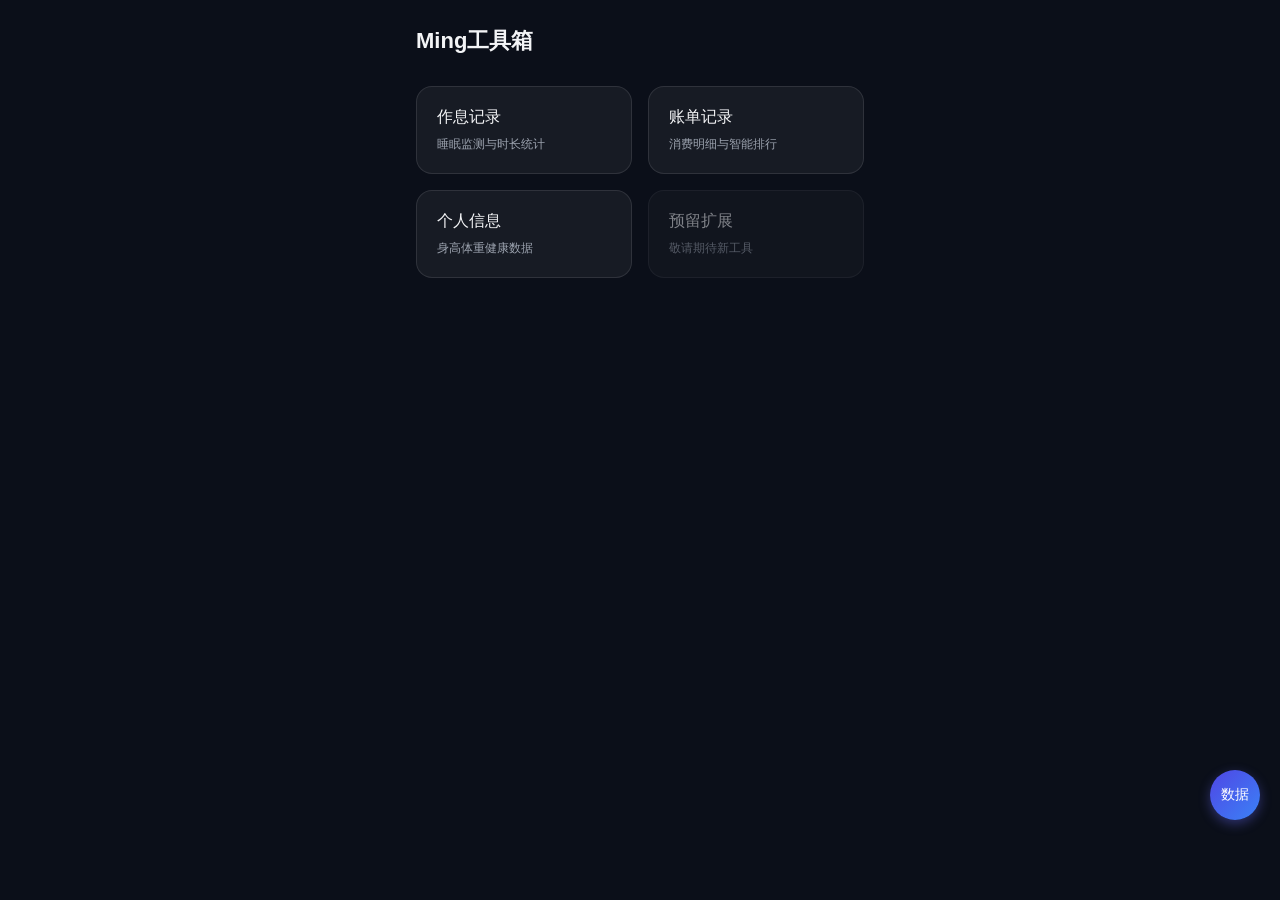
<file: index.html>
<!DOCTYPE html>
<html lang="zh-CN">
<head>
    <meta charset="UTF-8">
    <meta name="viewport" content="width=device-width, initial-scale=1.0">
    <title>Ming工具箱</title>
    <style>
        :root {
            --bg-main: #0b0f19;
            --card-bg: rgba(255, 255, 255, 0.05);
            --card-border: rgba(255, 255, 255, 0.1);
            --text-main: #f3f4f6;
            --text-sub: #9ca3af;
            --accent: #6366f1;
            --accent-gradient: linear-gradient(135deg, #4f46e5 0%, #3b82f6 100%);
        }
        * { box-sizing: border-box; margin: 0; padding: 0; font-family: -apple-system, BlinkMacSystemFont, "Segoe UI", Roboto, Helvetica, Arial, sans-serif; }
        body { background-color: var(--bg-main); color: var(--text-main); min-height: 100vh; display: flex; flex-direction: column; }
        .container { max-width: 480px; width: 100%; margin: 0 auto; padding: 16px; flex: 1; display: flex; flex-direction: column; padding-bottom: 90px; }
        header { display: flex; justify-content: space-between; align-items: center; margin-bottom: 20px; padding: 10px 0; }
        h1 { font-size: 22px; font-weight: 600; }
        .grid-cards { display: grid; grid-template-columns: repeat(2, 1fr); gap: 16px; }
        .card { background: var(--card-bg); border: 1px solid var(--card-border); border-radius: 16px; padding: 20px; display: flex; flex-direction: column; justify-content: space-between; min-height: 80px; cursor: pointer; transition: transform 0.2s, background 0.2s; }
        .card:active { transform: scale(0.97); background: rgba(255, 255, 255, 0.08); }
        .card-title { font-size: 16px; font-weight: 500; margin-bottom: 8px; pointer-events: none; }
        .card-desc { font-size: 12px; color: var(--text-sub); pointer-events: none; }
        .data-btn { position: fixed; right: 20px; bottom: 80px; width: 50px; height: 50px; border-radius: 50%; background: var(--accent-gradient); color: white; display: flex; align-items: center; justify-content: center; font-size: 14px; box-shadow: 0 4px 12px rgba(99, 102, 241, 0.4); cursor: pointer; border: none; z-index: 100; }
        .modal { position: fixed; top: 0; left: 0; width: 100%; height: 100%; background: rgba(0,0,0,0.7); display: none; align-items: center; justify-content: center; z-index: 200; padding: 20px; }
        .modal-content { background: #121824; border: 1px solid var(--card-border); border-radius: 20px; padding: 24px; width: 100%; max-width: 360px; }
        .modal-title { font-size: 18px; font-weight: 600; margin-bottom: 16px; }
        .btn-primary { width: 100%; padding: 12px; border-radius: 12px; background: var(--accent-gradient); color: white; border: none; font-size: 16px; font-weight: 600; cursor: pointer; }
        .modal-btns { display: flex; gap: 10px; margin-top: 20px; }
        .btn-cancel { background: var(--card-bg); color: var(--text-sub); flex: 1; padding: 10px; border-radius: 10px; border: none; font-weight: 600; cursor: pointer; }
    </style>
</head>
<body>
<div class="container">
    <header><h1>Ming工具箱</h1></header>
    <div class="grid-cards">
        <div class="card" onclick="location.href='作息记录.html'">
            <div><div class="card-title">作息记录</div><div class="card-desc">睡眠监测与时长统计</div></div>
        </div>
        <div class="card" onclick="location.href='账单记录.html'">
            <div><div class="card-title">账单记录</div><div class="card-desc">消费明细与智能排行</div></div>
        </div>
        <div class="card" onclick="location.href='个人信息.html'">
            <div><div class="card-title">个人信息</div><div class="card-desc">身高体重健康数据</div></div>
        </div>
        <div class="card" style="opacity: 0.5;">
            <div><div class="card-title">预留扩展</div><div class="card-desc">敬请期待新工具</div></div>
        </div>
    </div>
</div>
<button class="data-btn" id="open-data-modal">数据</button>
<div class="modal" id="data-modal">
    <div class="modal-content">
        <div class="modal-title">数据管理</div>
        <p style="font-size: 13px; color: var(--text-sub); margin-bottom: 16px;">支持导出全部整站数据为 JSON 文件，或导入外部备份文件。</p>
        <button class="btn-primary" id="export-json-btn" style="margin-bottom: 10px;">导出整站数据</button>
        <button class="btn-primary" id="trigger-import-btn" style="background:var(--card-bg); border:1px solid var(--card-border);">导入整站数据</button>
        <input type="file" id="import-file" style="display:none" accept=".json">
        <div class="modal-btns"><button class="btn-cancel" id="close-data-modal">关闭</button></div>
    </div>
</div>
<script>
    document.getElementById('open-data-modal').onclick = () => document.getElementById('data-modal').style.display = 'flex';
    document.getElementById('close-data-modal').onclick = () => document.getElementById('data-modal').style.display = 'none';
    document.getElementById('export-json-btn').onclick = () => {
        const data = localStorage.getItem('ming_toolbox_data') || '{}';
        const blob = new Blob([data], {type: 'text/json'});
        const url = URL.createObjectURL(blob);
        const a = document.createElement('a');
        a.href = url; a.download = 'ming_toolbox_backup.json'; a.click();
    };
    document.getElementById('trigger-import-btn').onclick = () => document.getElementById('import-file').click();
    document.getElementById('import-file').onchange = (e) => {
        const file = e.target.files[0];
        if(!file) return;
        const reader = new FileReader();
        reader.onload = (evt) => {
            if(confirm('确认覆盖当前所有数据？')) {
                localStorage.setItem('ming_toolbox_data', evt.target.result);
                alert('导入成功！'); location.reload();
            }
        };
        reader.readAsText(file);
    };
</script>
</body>
</html>
</file>
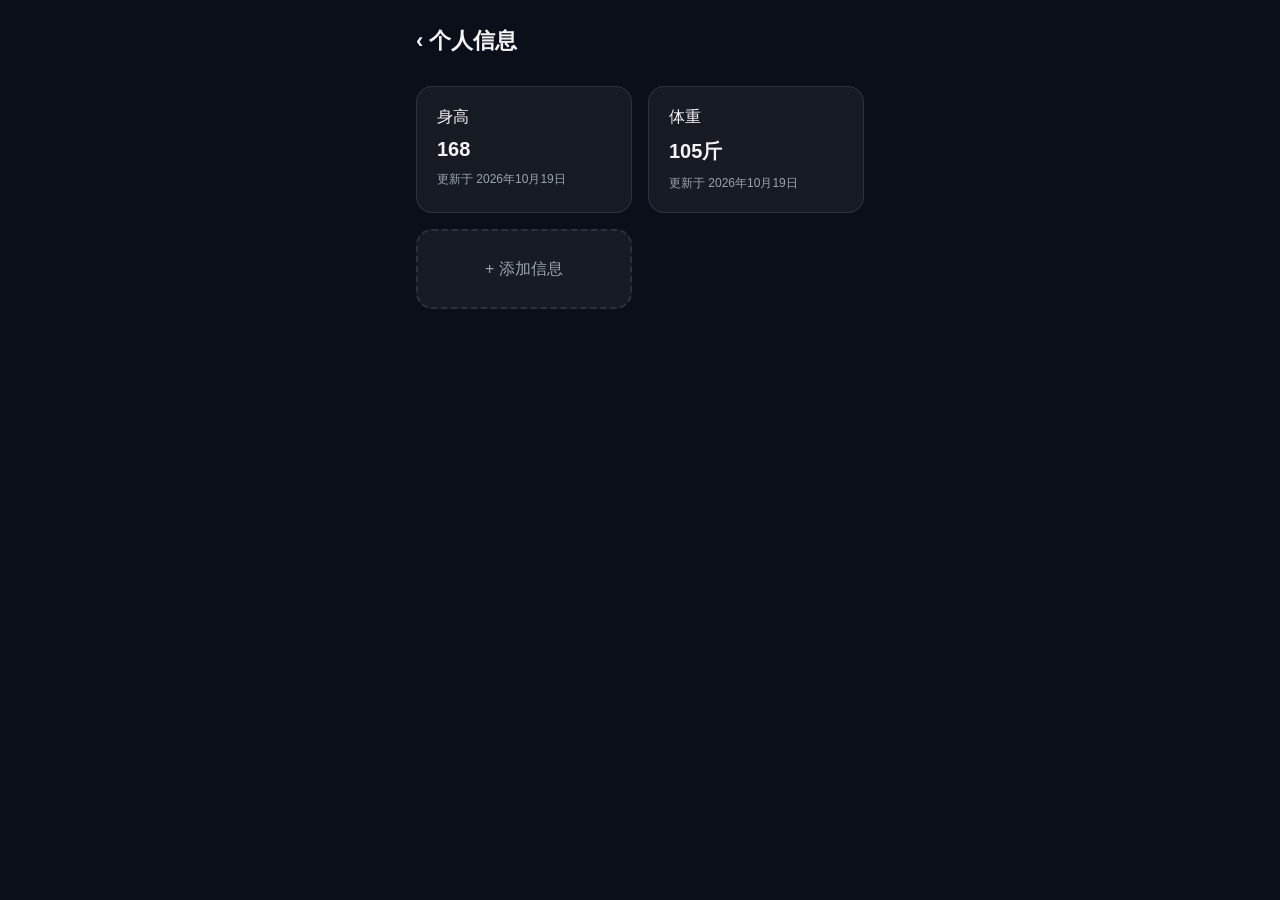
<file: 个人信息.html>
<!DOCTYPE html>
<html lang="zh-CN">
<head>
    <meta charset="UTF-8">
    <meta name="viewport" content="width=device-width, initial-scale=1.0">
    <title>个人信息 - Ming工具箱</title>
    <style>
        :root {
            --bg-main: #0b0f19;
            --card-bg: rgba(255, 255, 255, 0.05);
            --card-border: rgba(255, 255, 255, 0.1);
            --text-main: #f3f4f6;
            --text-sub: #9ca3af;
            --accent: #6366f1;
            --accent-gradient: linear-gradient(135deg, #4f46e5 0%, #3b82f6 100%);
        }
        * { box-sizing: border-box; margin: 0; padding: 0; font-family: -apple-system, BlinkMacSystemFont, "Segoe UI", Roboto, sans-serif; }
        body { background-color: var(--bg-main); color: var(--text-main); min-height: 100vh; display: flex; flex-direction: column; }
        .container { max-width: 480px; width: 100%; margin: 0 auto; padding: 16px; flex: 1; display: flex; flex-direction: column; }
        header { display: flex; justify-content: space-between; align-items: center; margin-bottom: 20px; padding: 10px 0; }
        h1 { font-size: 22px; font-weight: 600; cursor: pointer; }
        .grid-cards { display: grid; grid-template-columns: repeat(2, 1fr); gap: 16px; }
        .card { background: var(--card-bg); border: 1px solid var(--card-border); border-radius: 16px; padding: 20px; display: flex; flex-direction: column; justify-content: space-between; min-height: 80px; cursor: pointer; }
        .card-title { font-size: 16px; font-weight: 500; margin-bottom: 8px; }
        .card-desc { font-size: 12px; color: var(--text-sub); }
    </style>
</head>
<body>
<div class="container">
    <header><h1 onclick="location.href='index.html'">‹ 个人信息</h1></header>
    <div class="grid-cards" id="profile-cards-container"></div>
</div>
<script>
    let db = JSON.parse(localStorage.getItem('ming_toolbox_data')) || {
        profiles: [
            { id: 'height', title: '身高', value: '168', updateTime: '2026年10月19日' },
            { id: 'weight', title: '体重', value: '105斤', updateTime: '2026年10月19日' }
        ]
    };
    function saveDB() { localStorage.setItem('ming_toolbox_data', JSON.stringify(db)); }

    function initProfileModule() {
        const container = document.getElementById('profile-cards-container');
        let html = '';
        db.profiles.forEach(p => {
            html += `
                <div class="card" data-profile-key="${p.id}">
                    <div>
                        <div class="card-title">${p.title}</div>
                        <div style="font-size: 20px; font-weight: 600; margin: 10px 0;">${p.value}</div>
                        <div class="card-desc">更新于 ${p.updateTime}</div>
                    </div>
                </div>`;
        });
        html += `<div class="card" id="add-profile-trigger" style="border: 2px dashed var(--card-border); align-items: center; justify-content: center;"><div style="text-align:center; color: var(--text-sub);">+ 添加信息</div></div>`;
        container.innerHTML = html;
    }

    document.body.onclick = e => {
        const pCard = e.target.closest('[data-profile-key]');
        if(pCard) {
            const profile = db.profiles.find(p => p.id === pCard.getAttribute('data-profile-key'));
            const newVal = prompt(`修改 ${profile.title}：`, profile.value);
            if(newVal !== null) {
                profile.value = newVal;
                profile.updateTime = `${new Date().getFullYear()}年${new Date().getMonth()+1}月${new Date().getDate()}日`;
                saveDB(); initProfileModule();
            }
        }
        if(e.target.id === 'add-profile-trigger' || e.target.closest('#add-profile-trigger')) {
            const title = prompt('请输入新信息名称（例如：视力、血压）：');
            if(title) {
                const val = prompt('请输入对应数值：');
                if(val) {
                    db.profiles.push({ id: 'custom_' + Date.now(), title, value: val, updateTime: `${new Date().getFullYear()}年${new Date().getMonth()+1}月${new Date().getDate()}日` });
                    saveDB(); initProfileModule();
                }
            }
        }
    };

    initProfileModule();
</script>
</body>
</html>
</file>
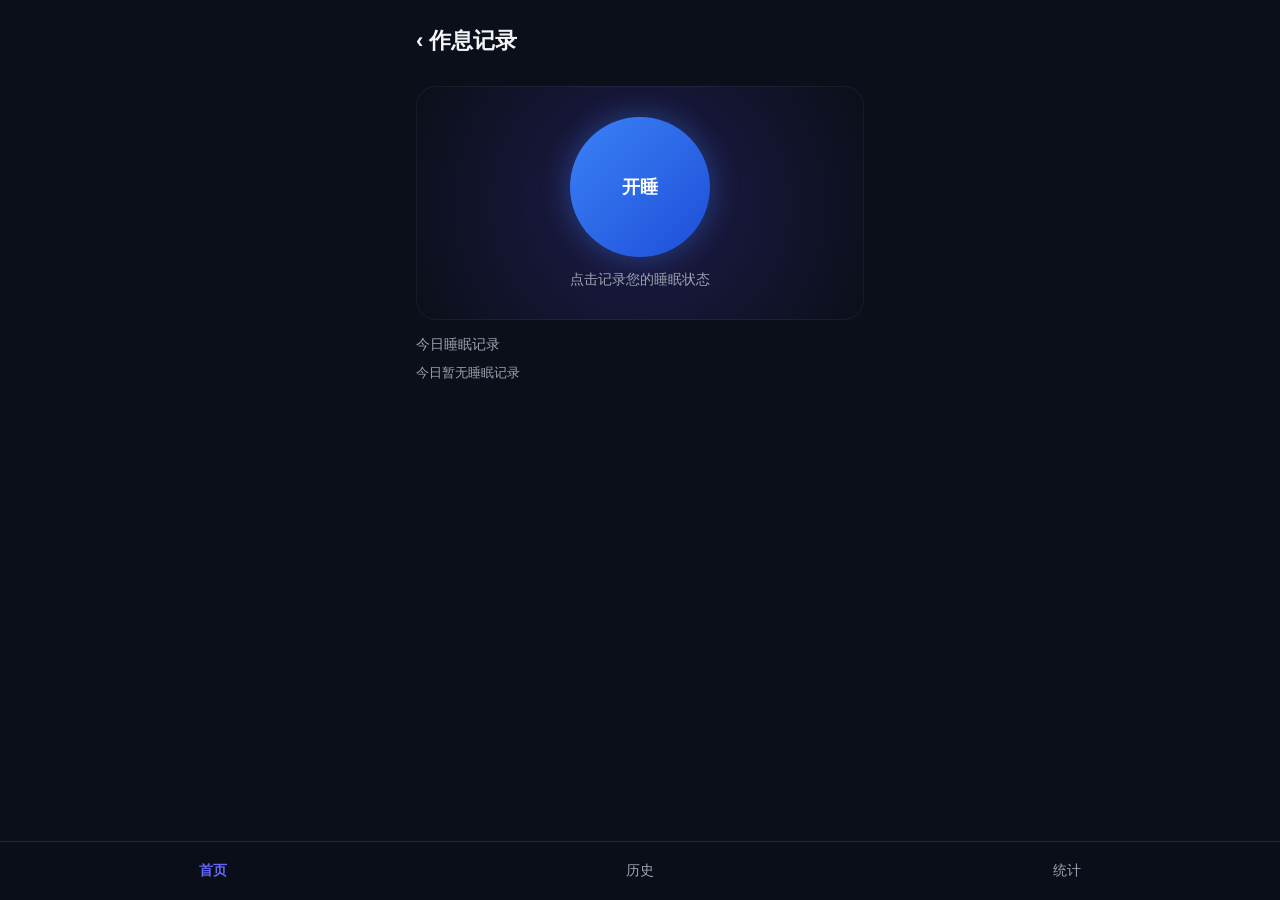
<file: 作息记录.html>
<!DOCTYPE html>
<html lang="zh-CN">
<head>
    <meta charset="UTF-8">
    <meta name="viewport" content="width=device-width, initial-scale=1.0">
    <title>作息记录 - Ming工具箱</title>
    <style>
        :root {
            --bg-main: #0b0f19;
            --card-bg: rgba(255, 255, 255, 0.05);
            --card-border: rgba(255, 255, 255, 0.1);
            --text-main: #f3f4f6;
            --text-sub: #9ca3af;
            --accent: #6366f1;
            --accent-gradient: linear-gradient(135deg, #4f46e5 0%, #3b82f6 100%);
            --danger: #ef4444;
        }
        * { box-sizing: border-box; margin: 0; padding: 0; font-family: -apple-system, BlinkMacSystemFont, "Segoe UI", Roboto, sans-serif; }
        body { background-color: var(--bg-main); color: var(--text-main); min-height: 100vh; display: flex; flex-direction: column; }
        .container { max-width: 480px; width: 100%; margin: 0 auto; padding: 16px; flex: 1; display: flex; flex-direction: column; padding-bottom: 90px; }
        header { display: flex; justify-content: space-between; align-items: center; margin-bottom: 20px; padding: 10px 0; }
        h1 { font-size: 22px; font-weight: 600; cursor: pointer; }
        .bottom-nav { position: fixed; bottom: 0; left: 0; width: 100%; background: rgba(11, 15, 25, 0.95); backdrop-filter: blur(10px); border-top: 1px solid var(--card-border); display: flex; justify-content: space-around; padding: 14px 0; z-index: 99; }
        .nav-item { color: var(--text-sub); font-size: 14px; background: none; border: none; padding: 6px 12px; cursor: pointer; }
        .nav-item.active { color: var(--accent); font-weight: 600; }
        .sleep-hero { background: radial-gradient(circle at center, #1e1b4b 0%, #0b0f19 100%); border-radius: 20px; display: flex; flex-direction: column; align-items: center; justify-content: center; padding: 30px 20px; margin-bottom: 16px; border: 1px solid rgba(255,255,255,0.05); }
        .sleep-planet-btn { width: 140px; height: 140px; border-radius: 50%; background: linear-gradient(135deg, #3b82f6, #1d4ed8); border: none; color: white; font-size: 18px; font-weight: 600; cursor: pointer; box-shadow: 0 0 30px rgba(59, 130, 246, 0.4); display: flex; align-items: center; justify-content: center; }
        .sleep-planet-btn.awake { background: linear-gradient(135deg, #8b5cf6, #6d28d9); box-shadow: 0 0 30px rgba(139, 92, 246, 0.4); }
        .input-box { width: 100%; padding: 12px; border-radius: 12px; background: #121824; border: 1px solid var(--card-border); color: white; font-size: 16px; outline: none; }
        select.input-box { appearance: none; -webkit-appearance: none; background-image: url("data:image/svg+xml;charset=UTF-8,%3csvg xmlns='http://www.w3.org/2000/svg' viewBox='0 0 24 24' fill='none' stroke='%239ca3af' stroke-width='2'%3e%3cpolyline points='6 9 12 15 18 9'%3e%3c/polyline%3e%3c/svg%3e"); background-repeat: no-repeat; background-position: right 12px center; background-size: 16px; padding-right: 36px; cursor: pointer; }
        select.input-box option { background-color: #121824; color: var(--text-main); }
        .card { background: var(--card-bg); border: 1px solid var(--card-border); border-radius: 16px; padding: 20px; display: flex; flex-direction: column; justify-content: space-between; }
        .card-desc { font-size: 12px; color: var(--text-sub); }
        
        .list-container { margin-top: 10px; display: flex; flex-direction: column; gap: 10px; }
        .list-item-wrapper { position: relative; overflow: hidden; border-radius: 12px; touch-action: pan-y; margin-bottom: 10px; }
        .list-container .list-item-wrapper:last-child { margin-bottom: 0; }

        .delete-action { position: absolute; right: 0; top: 0; bottom: 0; width: 80px; background: var(--danger); color: white; display: none; align-items: center; justify-content: center; font-size: 14px; z-index: 1; border-top-right-radius: 12px; border-bottom-right-radius: 12px; font-weight: 600; }
        .list-item { background-color: #121824; border: 1px solid var(--card-border); padding: 14px; display: flex; justify-content: space-between; align-items: center; position: relative; z-index: 2; transition: transform 0.2s ease; border-radius: 12px; }
        .list-item.highlight { background: linear-gradient(135deg, rgba(79, 70, 229, 0.2) 0%, rgba(59, 130, 246, 0.2) 100%); border-color: var(--accent); }
        .list-item-wrapper.swiped .list-item { transform: translateX(-80px); }
        .list-item-wrapper.swiped .delete-action { display: flex; }
        .calendar-grid { display: grid; grid-template-columns: repeat(7, 1fr); gap: 6px; text-align: center; margin-bottom: 16px; background: var(--card-bg); padding: 12px; border-radius: 14px; border: 1px solid var(--card-border); }
        .cal-header { font-size: 12px; color: var(--text-sub); padding-bottom: 6px; }
        .cal-day { padding: 8px 0; font-size: 14px; border-radius: 8px; cursor: pointer; color: var(--text-sub); }
        .cal-day.has-record { color: var(--text-main); font-weight: 600; background: rgba(255,255,255,0.08); }
        .cal-day.selected { background: var(--accent) !important; color: white !important; }
        .time-slot-row { margin-bottom: 12px; }
        .time-slot-info { display: flex; justify-content: space-between; font-size: 13px; margin-bottom: 4px; }
        .time-bar-bg { width: 100%; height: 8px; background: rgba(255,255,255,0.06); border-radius: 4px; overflow: hidden; }
        .time-bar-fill { height: 100%; background: var(--accent-gradient); border-radius: 4px; }
    </style>
</head>
<body>
<div class="container">
    <header><h1 onclick="location.href='index.html'">‹ 作息记录</h1></header>

    <div id="sleep-content-home">
        <div class="sleep-hero">
            <button id="sleep-btn" class="sleep-planet-btn">开睡</button>
            <p id="sleep-status-text" style="margin-top: 14px; font-size: 14px; color: var(--text-sub);">点击记录您的睡眠状态</p>
        </div>
        <div style="font-size: 14px; color: var(--text-sub); margin-bottom: 8px;">今日睡眠记录</div>
        <div class="list-container" id="sleep-today-list"></div>
    </div>

    <div id="sleep-content-history" style="display:none;">
        <div id="sleep-calendar-container"></div>
        <div class="list-container" id="sleep-history-list"></div>
    </div>

    <div id="sleep-content-stats" style="display:none;">
        <div style="display: flex; gap: 10px; margin-bottom: 16px;">
            <select id="sleep-stat-month-select" class="input-box" style="margin-bottom:0; flex:1;">
                <option value="all">全年</option>
                <option value="01">1月</option><option value="02">2月</option><option value="03">3月</option><option value="04">4月</option>
                <option value="05">5月</option><option value="06">6月</option><option value="07">7月</option><option value="08">8月</option>
                <option value="09">9月</option><option value="10">10月</option><option value="11">11月</option><option value="12">12月</option>
            </select>
            <select id="sleep-stat-year-select" class="input-box" style="margin-bottom:0; width: 110px;"></select>
        </div>
        <div class="card" style="margin-bottom:12px;">
            <div class="card-desc" id="sleep-stat-period-title">本月总睡眠时长</div>
            <div style="font-size:20px; font-weight:600; margin-top:6px;" id="stat-total-sleep">0小时0分钟</div>
        </div>
        <div class="card" style="margin-bottom:12px;">
            <div class="card-desc">平均每天睡眠时长</div>
            <div style="font-size:20px; font-weight:600; margin-top:6px;" id="stat-avg-sleep">0小时0分钟</div>
        </div>
        <div class="card">
            <div style="font-size:14px; font-weight:500; margin-bottom:12px;">时段分布</div>
            <div id="sleep-time-bars" style="display: flex; flex-direction: column; gap: 8px;">暂无时段统计数据</div>
        </div>
    </div>

    <div class="bottom-nav">
        <button class="nav-item active" data-sleep-tab="home">首页</button>
        <button class="nav-item" data-sleep-tab="history">历史</button>
        <button class="nav-item" data-sleep-tab="stats">统计</button>
    </div>
</div>

<script>
    let db = JSON.parse(localStorage.getItem('ming_toolbox_data')) || { sleeps: [], bills: [], profiles: [], options: {} };
    function saveDB() { localStorage.setItem('ming_toolbox_data', JSON.stringify(db)); }

    function getLocalDateStr(timestamp) {
        const d = new Date(timestamp);
        return `${d.getFullYear()}-${String(d.getMonth() + 1).padStart(2, '0')}-${String(d.getDate()).padStart(2, '0')}`;
    }

    // 严谨的时段判断函数：0-6凌晨，6-12上午，12-18下午，18-24晚上
    function getTimePeriodStr(dateObj) {
        const h = dateObj.getHours();
        const m = dateObj.getMinutes();
        let prefix = '凌晨';
        if (h >= 6 && h < 12) {
            prefix = '上午';
        } else if (h >= 12 && h < 18) {
            prefix = '下午';
        } else if (h >= 18 && h < 24) {
            prefix = '晚上';
        }
        return `${prefix}${h}点${m}分`;
    }

    let selectedSleepDate = getLocalDateStr(Date.now());
    let currentSleep = JSON.parse(localStorage.getItem('ming_current_sleep')) || null;

    function formatDuration(m) { return `${Math.floor(m / 60)}小时${m % 60}分钟`; }

    function formatSleepItemHTML(s, origIdx, isHighlight = false) {
        const d = new Date(s.start);
        const weekdays = ['周日', '周一', '周二', '周三', '周四', '周五', '周六'];
        const dateStrFormatted = `${d.getFullYear()}年${d.getMonth()+1}月${d.getDate()}日    ${weekdays[d.getDay()]}`;
        const endD = new Date(s.end);
        return `
            <div class="list-item-wrapper" data-swipe-wrapper>
                <div class="delete-action" data-del-sleep="${origIdx}">删除</div>
                <div class="list-item ${isHighlight ? 'highlight' : ''}">
                    <div>
                        <div style="font-size:13px; font-weight:600;">${dateStrFormatted}</div>
                        <div style="font-size:12px; color:var(--text-sub); margin-top:4px;">${d.getHours()}点${d.getMinutes()}分~${endD.getHours()}点${endD.getMinutes()}分</div>
                    </div>
                    <div style="font-size:13px; font-weight:600; color:var(--accent);">共休息${formatDuration(Math.round((s.end - s.start)/60000))}</div>
                </div>
            </div>`;
    }

    function initSleepModule() {
        const btn = document.getElementById('sleep-btn'), txt = document.getElementById('sleep-status-text');
        if(currentSleep) {
            btn.innerText = '醒来'; btn.classList.add('awake');
            const startDate = new Date(currentSleep.start);
            txt.innerText = `正在睡眠中... 睡眠时间：${getTimePeriodStr(startDate)}`;
        } else {
            btn.innerText = '开睡'; btn.classList.remove('awake');
            txt.innerText = '点击记录您的睡眠状态';
        }
        renderTodaySleepList();
    }

    function renderTodaySleepList() {
        const container = document.getElementById('sleep-today-list');
        const todayStr = getLocalDateStr(Date.now());
        const matched = db.sleeps.map((s, idx) => ({...s, origIdx: idx})).filter(s => s.dateStr === todayStr);
        if(matched.length === 0) { container.innerHTML = `<div style="color:var(--text-sub); font-size:13px;">今日暂无睡眠记录</div>`; return; }
        let html = '';
        matched.forEach((s, idx) => { html = formatSleepItemHTML(s, s.origIdx, idx === matched.length - 1) + html; });
        container.innerHTML = html;
    }

    document.getElementById('sleep-btn').onclick = () => {
        const now = Date.now();
        if(!currentSleep) {
            currentSleep = { start: now };
            localStorage.setItem('ming_current_sleep', JSON.stringify(currentSleep));
        } else {
            const assignedDateStr = getLocalDateStr(currentSleep.start);
            db.sleeps.push({ start: currentSleep.start, end: now, dateStr: assignedDateStr });
            saveDB(); currentSleep = null; localStorage.removeItem('ming_current_sleep');
        }
        initSleepModule();
    };

    function switchSleepTab(tab) {
        ['home', 'history', 'stats'].forEach(t => document.getElementById('sleep-content-' + t).style.display = (t === tab) ? 'block' : 'none');
        document.querySelectorAll('.bottom-nav .nav-item').forEach(b => b.classList.toggle('active', b.getAttribute('data-sleep-tab') === tab));
        if(tab === 'home') initSleepModule();
        if(tab === 'history') renderSleepCalendarAndList();
        if(tab === 'stats') initSleepStatsView();
    }

    document.querySelectorAll('.bottom-nav .nav-item').forEach(btn => {
        btn.onclick = () => switchSleepTab(btn.getAttribute('data-sleep-tab'));
    });

    function renderSleepCalendarAndList() {
        const container = document.getElementById('sleep-calendar-container');
        const now = new Date(), y = now.getFullYear(), m = now.getMonth();
        const daysInMonth = new Date(y, m + 1, 0).getDate();
        let recordedDates = new Set(db.sleeps.map(s => s.dateStr));
        let html = `<div class="calendar-grid"><div class="cal-header">一</div><div class="cal-header">二</div><div class="cal-header">三</div><div class="cal-header">四</div><div class="cal-header">五</div><div class="cal-header">六</div><div class="cal-header">日</div>`;
        for(let d=1; d<=daysInMonth; d++) {
            const dateKey = `${y}-${String(m+1).padStart(2,'0')}-${String(d).padStart(2,'0')}`;
            html += `<div class="cal-day ${recordedDates.has(dateKey)?'has-record':''} ${selectedSleepDate===dateKey?'selected':''}" data-sleep-date="${dateKey}">${d}</div>`;
        }
        container.innerHTML = html + '</div>';
        renderSleepListForDate(selectedSleepDate);
    }

    function renderSleepListForDate(dateStr) {
        const listCont = document.getElementById('sleep-history-list');
        const matched = db.sleeps.map((s, idx) => ({...s, origIdx: idx})).filter(s => s.dateStr === dateStr);
        if(matched.length === 0) { listCont.innerHTML = `<div style="color:var(--text-sub); text-align:center; padding:15px;">${dateStr} 暂无睡眠记录</div>`; return; }
        let html = '';
        matched.forEach((s, idx) => { html = formatSleepItemHTML(s, s.origIdx, idx === matched.length - 1) + html; });
        listCont.innerHTML = html;
    }

    function initSleepStatsView() {
        const ySel = document.getElementById('sleep-stat-year-select'), mSel = document.getElementById('sleep-stat-month-select');
        const curY = new Date().getFullYear();
        ySel.innerHTML = `${curY},${curY-1},${curY-2},${curY-3}`.split(',').map(y=>`<option value="${y}">${y}年</option>`).join('');
        ySel.value = curY; mSel.value = String(new Date().getMonth()+1).padStart(2,'0');
        renderSleepStats();
    }

    function renderSleepStats() {
        const yVal = document.getElementById('sleep-stat-year-select').value, mVal = document.getElementById('sleep-stat-month-select').value;
        let totalMin = 0, slots = [0,0,0,0], days = new Set();
        db.sleeps.forEach(s => {
            const [sY, sM] = s.dateStr.split('-');
            if(sY === yVal && (mVal === 'all' || sM === mVal)) {
                totalMin += Math.round((s.end - s.start)/60000); days.add(s.dateStr);
                const h = new Date(s.start).getHours();
                slots[h<6?0:h<12?1:h<18?2:3]++;
            }
        });
        document.getElementById('sleep-stat-period-title').innerText = mVal==='all'?`${yVal}年度总睡眠时长`:`${yVal}年${parseInt(mVal)}月总睡眠时长`;
        document.getElementById('stat-total-sleep').innerText = formatDuration(totalMin);
        document.getElementById('stat-avg-sleep').innerText = formatDuration(Math.round(totalMin/(days.size||1)));
        const maxS = Math.max(...slots, 1);
        const slotInfo = [{t:'凌晨',r:'0:00-06:00'},{t:'上午',r:'6:00-12:00'},{t:'下午',r:'12:00-18:00'},{t:'晚上',r:'18:00-24:00'}];
        document.getElementById('sleep-time-bars').innerHTML = slotInfo.map((si, i) => `
            <div class="time-slot-row">
                <div class="time-slot-info"><span style="color:var(--text-main);">${si.t}    ${si.r}</span><span style="color:var(--accent); font-weight:600;">${slots[i]}次</span></div>
                <div class="time-bar-bg"><div class="time-bar-fill" style="width: ${Math.round(slots[i]/maxS*100)}%;"></div></div>
            </div>`).join('');
    }

    let startX = 0, swipedEl = null;
    document.body.addEventListener('touchstart', e => {
        const w = e.target.closest('[data-swipe-wrapper]');
        if(w) { startX = e.touches[0].clientX; if(swipedEl && swipedEl!==w) swipedEl.classList.remove('swiped'); swipedEl = w; }
        else if(swipedEl) { swipedEl.classList.remove('swiped'); swipedEl = null; }
    }, {passive:true});
    document.body.addEventListener('touchend', e => {
        if(!swipedEl) return;
        const diff = e.changedTouches[0].clientX - startX;
        if(diff < -40) swipedEl.classList.add('swiped'); else if(diff > 40) swipedEl.classList.remove('swiped');
    }, {passive:true});

    document.body.onclick = e => {
        const day = e.target.closest('[data-sleep-date]');
        if(day) { selectedSleepDate = day.getAttribute('data-sleep-date'); renderSleepCalendarAndList(); }
        const del = e.target.closest('[data-del-sleep]');
        if(del) { db.sleeps.splice(parseInt(del.getAttribute('data-del-sleep')), 1); saveDB(); renderSleepCalendarAndList(); renderTodaySleepList(); }
    };

    document.getElementById('sleep-stat-month-select').onchange = renderSleepStats;
    document.getElementById('sleep-stat-year-select').onchange = renderSleepStats;

    initSleepModule();
</script>
</body>
</html>
</file>
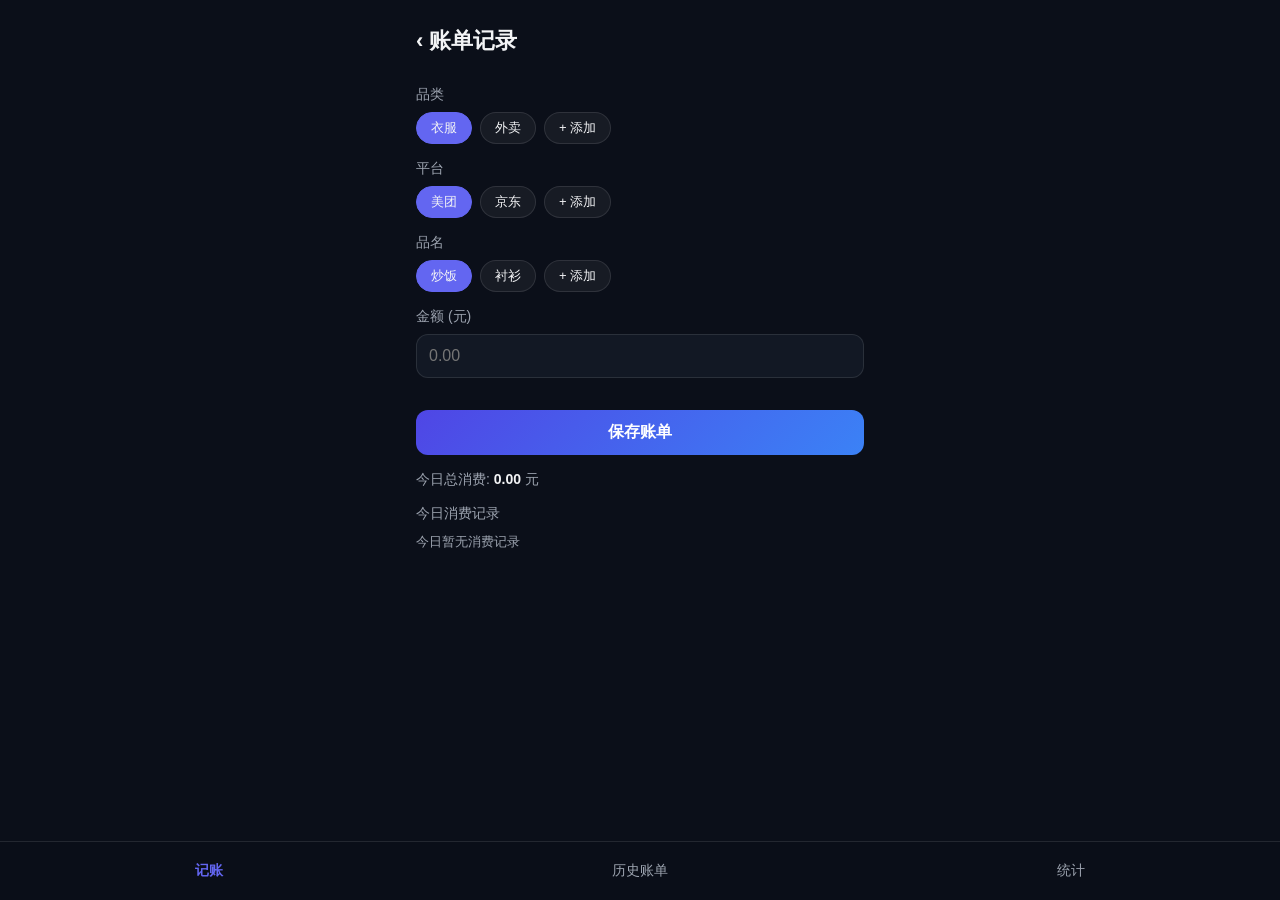
<file: 账单记录.html>
<!DOCTYPE html>
<html lang="zh-CN">
<head>
    <meta charset="UTF-8">
    <meta name="viewport" content="width=device-width, initial-scale=1.0">
    <title>账单记录 - Ming工具箱</title>
    <style>
        :root {
            --bg-main: #0b0f19;
            --card-bg: rgba(255, 255, 255, 0.05);
            --card-border: rgba(255, 255, 255, 0.1);
            --text-main: #f3f4f6;
            --text-sub: #9ca3af;
            --accent: #6366f1;
            --accent-gradient: linear-gradient(135deg, #4f46e5 0%, #3b82f6 100%);
            --danger: #ef4444;
        }
        * { box-sizing: border-box; margin: 0; padding: 0; font-family: -apple-system, BlinkMacSystemFont, "Segoe UI", Roboto, sans-serif; }
        body { background-color: var(--bg-main); color: var(--text-main); min-height: 100vh; display: flex; flex-direction: column; }
        .container { max-width: 480px; width: 100%; margin: 0 auto; padding: 16px; flex: 1; display: flex; flex-direction: column; padding-bottom: 90px; }
        header { display: flex; justify-content: space-between; align-items: center; margin-bottom: 20px; padding: 10px 0; }
        h1 { font-size: 22px; font-weight: 600; cursor: pointer; }
        .bottom-nav { position: fixed; bottom: 0; left: 0; width: 100%; background: rgba(11, 15, 25, 0.95); backdrop-filter: blur(10px); border-top: 1px solid var(--card-border); display: flex; justify-content: space-around; padding: 14px 0; z-index: 99; }
        .nav-item { color: var(--text-sub); font-size: 14px; background: none; border: none; padding: 6px 12px; cursor: pointer; }
        .nav-item.active { color: var(--accent); font-weight: 600; }
        .form-group { margin-bottom: 16px; }
        .form-label { font-size: 14px; color: var(--text-sub); margin-bottom: 8px; display: block; }
        .tag-group { display: flex; flex-wrap: wrap; gap: 8px; }
        .tag { padding: 6px 14px; border-radius: 20px; background: var(--card-bg); border: 1px solid var(--card-border); font-size: 13px; color: var(--text-main); cursor: pointer; }
        .tag.selected { background: var(--accent); border-color: var(--accent); }
        .input-box { width: 100%; padding: 12px; border-radius: 12px; background: #121824; border: 1px solid var(--card-border); color: white; font-size: 16px; margin-bottom: 16px; outline: none; }
        select.input-box { appearance: none; -webkit-appearance: none; background-image: url("data:image/svg+xml;charset=UTF-8,%3csvg xmlns='http://www.w3.org/2000/svg' viewBox='0 0 24 24' fill='none' stroke='%239ca3af' stroke-width='2'%3e%3cpolyline points='6 9 12 15 18 9'%3e%3c/polyline%3e%3c/svg%3e"); background-repeat: no-repeat; background-position: right 12px center; background-size: 16px; padding-right: 36px; cursor: pointer; }
        select.input-box option { background-color: #121824; color: var(--text-main); }
        .btn-primary { width: 100%; padding: 12px; border-radius: 12px; background: var(--accent-gradient); color: white; border: none; font-size: 16px; font-weight: 600; cursor: pointer; }
        .card { background: var(--card-bg); border: 1px solid var(--card-border); border-radius: 16px; padding: 20px; display: flex; flex-direction: column; justify-content: space-between; }
        .card-desc { font-size: 12px; color: var(--text-sub); }
        .list-container { margin-top: 10px; display: flex; flex-direction: column; gap: 10px; }
        .list-item-wrapper { position: relative; overflow: hidden; border-radius: 12px; touch-action: pan-y; }
        .delete-action { position: absolute; right: 0; top: 0; bottom: 0; width: 80px; background: var(--danger); color: white; display: none; align-items: center; justify-content: center; font-size: 14px; z-index: 1; border-top-right-radius: 12px; border-bottom-right-radius: 12px; font-weight: 600; }
        .list-item { background-color: #121824; border: 1px solid var(--card-border); padding: 14px; display: flex; justify-content: space-between; align-items: center; position: relative; z-index: 2; transition: transform 0.2s ease; border-radius: 12px; }
        .list-item.highlight { background: linear-gradient(135deg, rgba(79, 70, 229, 0.2) 0%, rgba(59, 130, 246, 0.2) 100%); border-color: var(--accent); }
        .list-item-wrapper.swiped .list-item { transform: translateX(-80px); }
        .list-item-wrapper.swiped .delete-action { display: flex; }
        .calendar-grid { display: grid; grid-template-columns: repeat(7, 1fr); gap: 6px; text-align: center; margin-bottom: 16px; background: var(--card-bg); padding: 12px; border-radius: 14px; border: 1px solid var(--card-border); }
        .cal-header { font-size: 12px; color: var(--text-sub); padding-bottom: 6px; }
        .cal-day { padding: 8px 0; font-size: 14px; border-radius: 8px; cursor: pointer; color: var(--text-sub); }
        .cal-day.has-record { color: var(--text-main); font-weight: 600; background: rgba(255,255,255,0.08); }
        .cal-day.selected { background: var(--accent) !important; color: white !important; }
    </style>
</head>
<body>
<div class="container">
    <header><h1 onclick="location.href='index.html'">‹ 账单记录</h1></header>

    <div id="bill-content-record">
        <div class="form-group"><label class="form-label">品类</label><div class="tag-group" id="tags-category"></div></div>
        <div class="form-group"><label class="form-label">平台</label><div class="tag-group" id="tags-platform"></div></div>
        <div class="form-group"><label class="form-label">品名</label><div class="tag-group" id="tags-item"></div></div>
        <div class="form-group"><label class="form-label">金额 (元)</label><input type="number" step="0.01" id="bill-amount" class="input-box" placeholder="0.00"></div>
        <button class="btn-primary" id="save-bill-btn">保存账单</button>
        <div style="margin-top: 16px; font-size: 14px; color: var(--text-sub);">今日总消费: <span id="today-total" style="color:var(--text-main); font-weight:600;">0.00</span> 元</div>
        <div style="font-size: 14px; color: var(--text-sub); margin-top: 16px; margin-bottom: 8px;">今日消费记录</div>
        <div class="list-container" id="bill-today-list"></div>
    </div>

    <div id="bill-content-history" style="display:none;">
        <div id="bill-calendar-container"></div>
        <div id="bill-day-total-banner" style="font-size:14px; font-weight:600; color:var(--text-main); margin-bottom:10px; background:var(--card-bg); padding:10px 14px; border-radius:10px; border:1px solid var(--card-border);"></div>
        <div class="list-container" id="bill-history-list"></div>
    </div>

    <div id="bill-content-stats" style="display:none;">
        <div style="display: flex; gap: 10px; margin-bottom: 16px;">
            <select id="stat-month-select" class="input-box" style="margin-bottom:0; flex:1;">
                <option value="all">全年</option>
                <option value="01">1月</option><option value="02">2月</option><option value="03">3月</option><option value="04">4月</option>
                <option value="05">5月</option><option value="06">6月</option><option value="07">7月</option><option value="08">8月</option>
                <option value="09">9月</option><option value="10">10月</option><option value="11">11月</option><option value="12">12月</option>
            </select>
            <select id="stat-year-select" class="input-box" style="margin-bottom:0; width: 110px;"></select>
        </div>
        <div class="card" style="margin-bottom:12px;">
            <div class="card-desc" id="bill-stat-period-title">本月总消费</div>
            <div style="font-size:22px; font-weight:600; margin-top:6px;" id="bill-stat-period-total">0.00 元</div>
        </div>
        <div class="card" style="margin-bottom:12px;">
            <div class="card-desc">本日总消费 (固定显示今天)</div>
            <div style="font-size:22px; font-weight:600; margin-top:6px;" id="bill-stat-today-total">0.00 元</div>
        </div>
        <div class="card" id="bill-stat-rankings"></div>
    </div>

    <div class="bottom-nav">
        <button class="nav-item active" data-bill-tab="record">记账</button>
        <button class="nav-item" data-bill-tab="history">历史账单</button>
        <button class="nav-item" data-bill-tab="stats">统计</button>
    </div>
</div>

<script>
    let db = JSON.parse(localStorage.getItem('ming_toolbox_data')) || { sleeps: [], bills: [], profiles: [], options: { category: ['衣服', '外卖'], platform: ['美团', '京东'], item: ['炒饭', '衬衫'] } };
    function saveDB() { localStorage.setItem('ming_toolbox_data', JSON.stringify(db)); }

    let selectedBillDate = new Date().toISOString().split('T')[0];
    let selectedTag = { category: '', platform: '', item: '' };

    function formatBillItemHTML(b, origIdx, isHighlight = false) {
        return `
            <div class="list-item-wrapper" data-swipe-wrapper>
                <div class="delete-action" data-del-bill="${origIdx}">删除</div>
                <div class="list-item ${isHighlight ? 'highlight' : ''}">
                    <div>
                        <div style="font-weight:600;">${b.item} <span style="font-size:12px; color:var(--text-sub);">(${b.category} / ${b.platform})</span></div>
                        <div style="font-size:12px; color:var(--text-sub); margin-top:4px;">${b.date} ${b.time}</div>
                    </div>
                    <div style="font-weight:600; color:var(--danger);">-¥${b.amount.toFixed(2)}</div>
                </div>
            </div>`;
    }

    function initBillModule() {
        renderTags('category'); renderTags('platform'); renderTags('item');
        calcTodayTotal(); renderTodayBillList();
    }

    function getSortedOptions(type) {
        let counts = {}; db.options[type].forEach(o => counts[o] = 0);
        db.bills.forEach(b => { if(b[type] && counts[b[type]] !== undefined) counts[b[type]]++; });
        return [...db.options[type]].sort((a,b) => counts[b] - counts[a]);
    }

    function renderTags(type) {
        const container = document.getElementById('tags-' + type);
        const sorted = getSortedOptions(type);
        if(!selectedTag[type] || !sorted.includes(selectedTag[type])) selectedTag[type] = sorted[0] || '';
        container.innerHTML = sorted.map(opt => `<div class="tag ${selectedTag[type]===opt?'selected':''}" data-tag-type="${type}" data-tag-val="${opt}">${opt}</div>`).join('') + `<div class="tag" data-add-tag="${type}">+ 添加</div>`;
    }

    document.getElementById('save-bill-btn').onclick = () => {
        const amt = parseFloat(document.getElementById('bill-amount').value);
        if(isNaN(amt) || amt <= 0) { alert('请输入正确的金额！'); return; }
        db.bills.push({ category: selectedTag.category, platform: selectedTag.platform, item: selectedTag.item, amount: amt, date: new Date().toISOString().split('T')[0], time: new Date().toLocaleTimeString() });
        saveDB(); document.getElementById('bill-amount').value = '';
        calcTodayTotal(); renderTodayBillList(); alert('账单记录成功！');
    };

    function calcTodayTotal() {
        const today = new Date().toISOString().split('T')[0];
        let total = 0; db.bills.forEach(b => { if(b.date === today) total += b.amount; });
        document.getElementById('today-total').innerText = total.toFixed(2);
    }

    function renderTodayBillList() {
        const container = document.getElementById('bill-today-list');
        const todayStr = new Date().toISOString().split('T')[0];
        const matched = db.bills.map((b, idx) => ({...b, origIdx: idx})).filter(b => b.date === todayStr);
        if(matched.length === 0) { container.innerHTML = `<div style="color:var(--text-sub); font-size:13px;">今日暂无消费记录</div>`; return; }
        let html = ''; matched.forEach((b, idx) => { html = formatBillItemHTML(b, b.origIdx, idx === matched.length - 1) + html; });
        container.innerHTML = html;
    }

    function switchBillTab(tab) {
        ['record', 'history', 'stats'].forEach(t => document.getElementById('bill-content-' + t).style.display = (t === tab) ? 'block' : 'none');
        document.querySelectorAll('.bottom-nav .nav-item').forEach(b => b.classList.toggle('active', b.getAttribute('data-bill-tab') === tab));
        if(tab === 'record') initBillModule();
        if(tab === 'history') renderBillCalendarAndList();
        if(tab === 'stats') initBillStatsView();
    }

    document.querySelectorAll('.bottom-nav .nav-item').forEach(btn => {
        btn.onclick = () => switchBillTab(btn.getAttribute('data-bill-tab'));
    });

    function renderBillCalendarAndList() {
        const container = document.getElementById('bill-calendar-container');
        const now = new Date(), y = now.getFullYear(), m = now.getMonth();
        const daysInMonth = new Date(y, m + 1, 0).getDate();
        let recordedDates = new Set(db.bills.map(b => b.date));
        let html = `<div class="calendar-grid"><div class="cal-header">一</div><div class="cal-header">二</div><div class="cal-header">三</div><div class="cal-header">四</div><div class="cal-header">五</div><div class="cal-header">六</div><div class="cal-header">日</div>`;
        for(let d=1; d<=daysInMonth; d++) {
            const dateKey = `${y}-${String(m+1).padStart(2,'0')}-${String(d).padStart(2,'0')}`;
            html += `<div class="cal-day ${recordedDates.has(dateKey)?'has-record':''} ${selectedBillDate===dateKey?'selected':''}" data-bill-date="${dateKey}">${d}</div>`;
        }
        container.innerHTML = html + '</div>';
        renderBillListForDate(selectedBillDate);
    }

    function renderBillListForDate(dateStr) {
        const listCont = document.getElementById('bill-history-list'), banner = document.getElementById('bill-day-total-banner');
        const matched = db.bills.map((b, idx) => ({...b, origIdx: idx})).filter(b => b.date === dateStr);
        let dayTotal = 0; matched.forEach(b => dayTotal += b.amount);
        const [y, m, d] = dateStr.split('-');
        banner.innerText = `${y}年${parseInt(m)}月${parseInt(d)}日总消费金额：${dayTotal.toFixed(2)}元`;
        if(matched.length === 0) { listCont.innerHTML = `<div style="color:var(--text-sub); text-align:center; padding:15px;">${dateStr} 暂无账单记录</div>`; return; }
        let html = ''; matched.forEach((b, idx) => { html = formatBillItemHTML(b, b.origIdx, idx === matched.length - 1) + html; });
        listCont.innerHTML = html;
    }

    function initBillStatsView() {
        const ySel = document.getElementById('stat-year-select'), mSel = document.getElementById('stat-month-select');
        const curY = new Date().getFullYear();
        ySel.innerHTML = `${curY},${curY-1},${curY-2},${curY-3}`.split(',').map(y=>`<option value="${y}">${y}年</option>`).join('');
        ySel.value = curY; mSel.value = String(new Date().getMonth()+1).padStart(2,'0');
        renderBillStats();
    }

    function renderBillStats() {
        const yVal = document.getElementById('stat-year-select').value, mVal = document.getElementById('stat-month-select').value;
        const today = new Date().toISOString().split('T')[0];
        let periodTotal = 0, todayTotal = 0, filtered = [];
        db.bills.forEach(b => {
            if(b.date === today) todayTotal += b.amount;
            const [bY, bM] = b.date.split('-');
            if(bY === yVal && (mVal === 'all' || bM === mVal)) { periodTotal += b.amount; filtered.push(b); }
        });
        document.getElementById('bill-stat-period-title').innerText = mVal==='all'?`${yVal}年度总消费`:`${yVal}年${parseInt(mVal)}月总消费`;
        document.getElementById('bill-stat-period-total').innerText = periodTotal.toFixed(2) + ' 元';
        document.getElementById('bill-stat-today-total').innerText = todayTotal.toFixed(2) + ' 元';

        let cat = {}, plat = {}, item = {};
        filtered.forEach(b => {
            cat[b.category] = (cat[b.category]||0) + b.amount;
            plat[b.platform] = (plat[b.platform]||0) + b.amount;
            item[b.item] = (item[b.item]||0) + b.amount;
        });
        const getTop = obj => { const keys = Object.keys(obj); if(!keys.length) return '暂无数据'; keys.sort((a,b)=>obj[b]-obj[a]); return `${keys[0]} (¥${obj[keys[0]].toFixed(2)})`; };
        document.getElementById('bill-stat-rankings').innerHTML = `
            <div style="font-size:14px; font-weight:500; margin-bottom:10px;">消费排行分析</div>
            <div style="font-size:13px; color:var(--text-sub); display:flex; flex-direction:column; gap:6px;">
                <div>金额最高品类: <span style="color:var(--text-main);">${getTop(cat)}</span></div>
                <div>花费最高平台: <span style="color:var(--text-main);">${getTop(plat)}</span></div>
                <div>金额最高品名: <span style="color:var(--text-main);">${getTop(item)}</span></div>
            </div>`;
    }

    let startX = 0, swipedEl = null;
    document.body.addEventListener('touchstart', e => {
        const w = e.target.closest('[data-swipe-wrapper]');
        if(w) { startX = e.touches[0].clientX; if(swipedEl && swipedEl!==w) swipedEl.classList.remove('swiped'); swipedEl = w; }
        else if(swipedEl) { swipedEl.classList.remove('swiped'); swipedEl = null; }
    }, {passive:true});
    document.body.addEventListener('touchend', e => {
        if(!swipedEl) return;
        const diff = e.changedTouches[0].clientX - startX;
        if(diff < -40) swipedEl.classList.add('swiped'); else if(diff > 40) swipedEl.classList.remove('swiped');
    }, {passive:true});

    document.body.onclick = e => {
        const day = e.target.closest('[data-bill-date]');
        if(day) { selectedBillDate = day.getAttribute('data-bill-date'); renderBillCalendarAndList(); }
        const addTag = e.target.closest('[data-add-tag]');
        if(addTag) {
            const type = addTag.getAttribute('data-add-tag'), name = prompt('请输入新选项名称：');
            if(name && name.trim()) { db.options[type].push(name.trim()); saveDB(); renderTags(type); }
        }
        const tag = e.target.closest('[data-tag-type]');
        if(tag) { selectedTag[tag.getAttribute('data-tag-type')] = tag.getAttribute('data-tag-val'); renderTags(tag.getAttribute('data-tag-type')); }
        const del = e.target.closest('[data-del-bill]');
        if(del) { db.bills.splice(parseInt(del.getAttribute('data-del-bill')), 1); saveDB(); renderBillCalendarAndList(); renderTodayBillList(); calcTodayTotal(); }
    };

    document.getElementById('stat-month-select').onchange = renderBillStats;
    document.getElementById('stat-year-select').onchange = renderBillStats;

    initBillModule();
</script>
</body>
</html>
</file>
